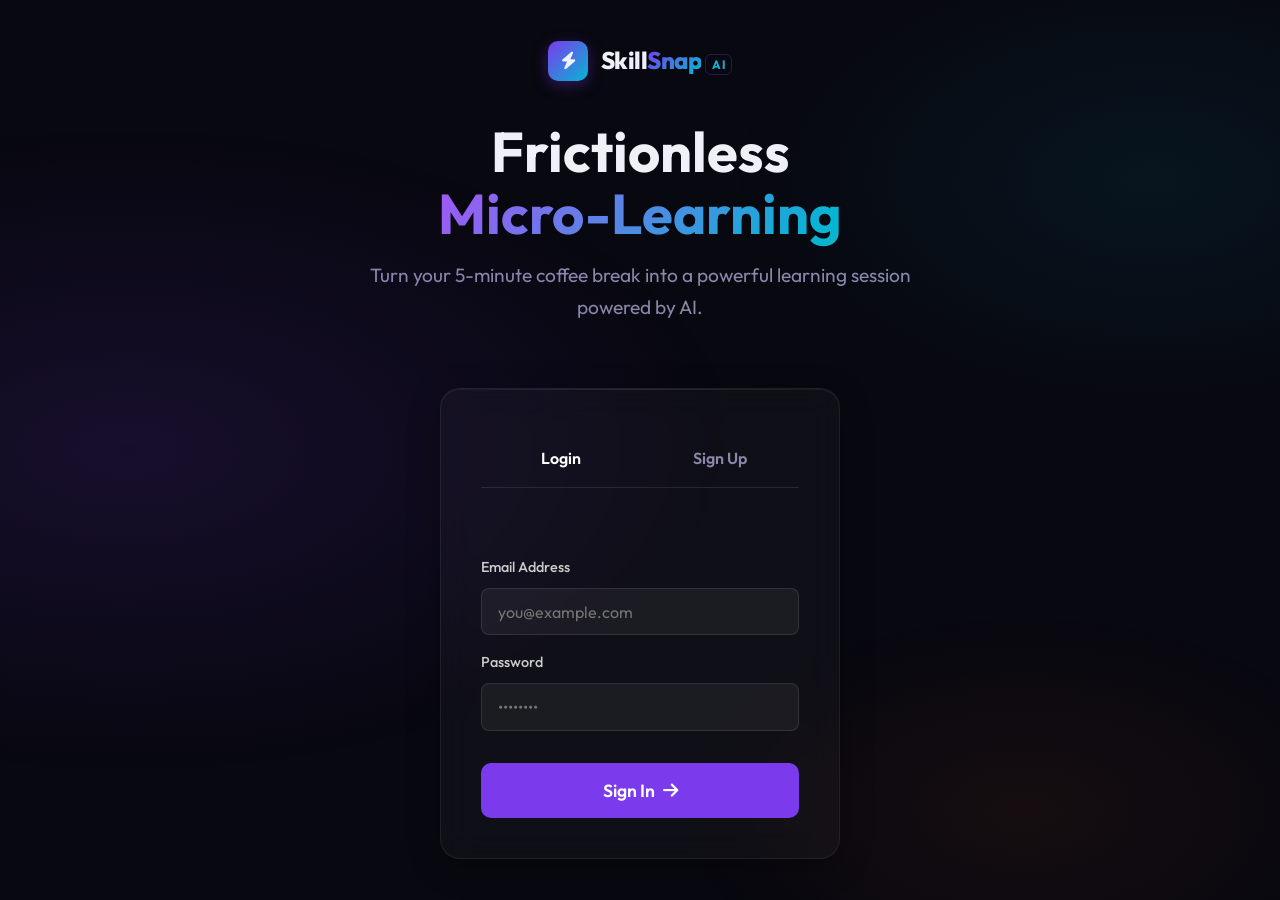
<file: landing.html>
<!DOCTYPE html>
<html lang="en">
<head>
    <meta charset="UTF-8">
    <meta name="viewport" content="width=device-width, initial-scale=1.0">
    <title>Welcome to SkillSnap AI</title>
    <link href="https://fonts.googleapis.com/css2?family=Outfit:wght@300;400;500;600;700;800&display=swap" rel="stylesheet">
    <link rel="stylesheet" href="https://cdnjs.cloudflare.com/ajax/libs/font-awesome/6.5.0/css/all.min.css">
    <link rel="stylesheet" href="static/style.css">
    <script>
        window.API_URL = 'https://skillsnap-backend-jfb2.onrender.com';
    </script>
    <style>
        /* Specific Landing Page Styles Overrides */
        body { overflow-x: hidden; }
        .landing-container { display: flex; flex-direction: column; min-height: 100vh; align-items: center; justify-content: center; padding: 2rem; }
        .landing-hero { text-align: center; max-width: 600px; margin-bottom: 2rem; }
        .landing-hero h1 { font-size: 3.5rem; margin-bottom: 1rem; line-height: 1.1; }
        .landing-hero p { font-size: 1.2rem; color: var(--text-muted); margin-bottom: 2rem; }
        
        .auth-container { width: 100%; max-width: 400px; }
        .auth-card { padding: 2.5rem; position: relative; overflow: hidden; }
        .auth-tabs { display: flex; margin-bottom: 2rem; border-bottom: 1px solid rgba(255,255,255,0.1); }
        .auth-tab { flex: 1; text-align: center; padding: 1rem; cursor: pointer; color: var(--text-muted); font-weight: 600; transition: all 0.3s ease; }
        .auth-tab.active { color: white; border-bottom: 2px solid var(--accent-purple); }
        
        .auth-form { display: none; flex-direction: column; gap: 1rem; }
        .auth-form.active { display: flex; }
        
        .form-group { display: flex; flex-direction: column; gap: 0.5rem; text-align: left; }
        .form-group label { font-size: 0.9rem; font-weight: 500; color: #ccc; }
        .form-group input { padding: 0.8rem 1rem; border-radius: 8px; border: 1px solid rgba(255,255,255,0.1); background: rgba(255,255,255,0.05); color: white; font-family: 'Outfit'; font-size: 1rem; outline: none; transition: border-color 0.3s; }
        .form-group input:focus { border-color: var(--accent-purple); }
        
        .auth-btn { margin-top: 1rem; padding: 1rem; font-size: 1.1rem; justify-content: center; width: 100%; }
        .auth-error { color: var(--accent-red); font-size: 0.9rem; text-align: center; min-height: 20px; }
    </style>
</head>
<body>
    <div id="toast-container" class="toast-container"></div>
    
    <div class="landing-container">
        <div class="logo mb-4" style="font-size: 1.5rem; justify-content: center; width: 100%;">
            <div class="logo-icon"><i class="fa-solid fa-bolt"></i></div>
            <span>Skill<span class="text-gradient">Snap</span> <span class="logo-ai">AI</span></span>
        </div>

        <div class="landing-hero">
            <h1>Frictionless<br><span class="text-gradient-anim">Micro-Learning</span></h1>
            <p>Turn your 5-minute coffee break into a powerful learning session powered by AI.</p>
        </div>

        <div class="auth-container">
            <div class="auth-card glass-panel">
                <div class="auth-tabs">
                    <div class="auth-tab active" id="tab-login">Login</div>
                    <div class="auth-tab" id="tab-register">Sign Up</div>
                </div>

                <!-- LOGIN FORM -->
                <form id="login-form" class="auth-form active">
                    <div class="auth-error" id="login-error"></div>
                    <div class="form-group">
                        <label>Email Address</label>
                        <input type="email" id="login-email" required placeholder="you@example.com">
                    </div>
                    <div class="form-group">
                        <label>Password</label>
                        <input type="password" id="login-password" required placeholder="••••••••">
                    </div>
                    <button type="submit" class="primary-btn auth-btn">
                        Sign In <i class="fa-solid fa-arrow-right"></i>
                    </button>
                </form>

                <!-- REGISTER FORM -->
                <form id="register-form" class="auth-form">
                    <div class="auth-error" id="register-error"></div>
                    <div class="form-group">
                        <label>Full Name</label>
                        <input type="text" id="register-name" required placeholder="John Doe">
                    </div>
                    <div class="form-group">
                        <label>Email Address</label>
                        <input type="email" id="register-email" required placeholder="you@example.com">
                    </div>
                    <div class="form-group">
                        <label>Password</label>
                        <input type="password" id="register-password" required placeholder="••••••••" minlength="6">
                    </div>
                    <button type="submit" class="primary-btn auth-btn">
                        Create Account <i class="fa-solid fa-user-plus"></i>
                    </button>
                </form>
            </div>
        </div>
    </div>

    <script src="static/landing.js"></script>
</body>
</html>
</file>
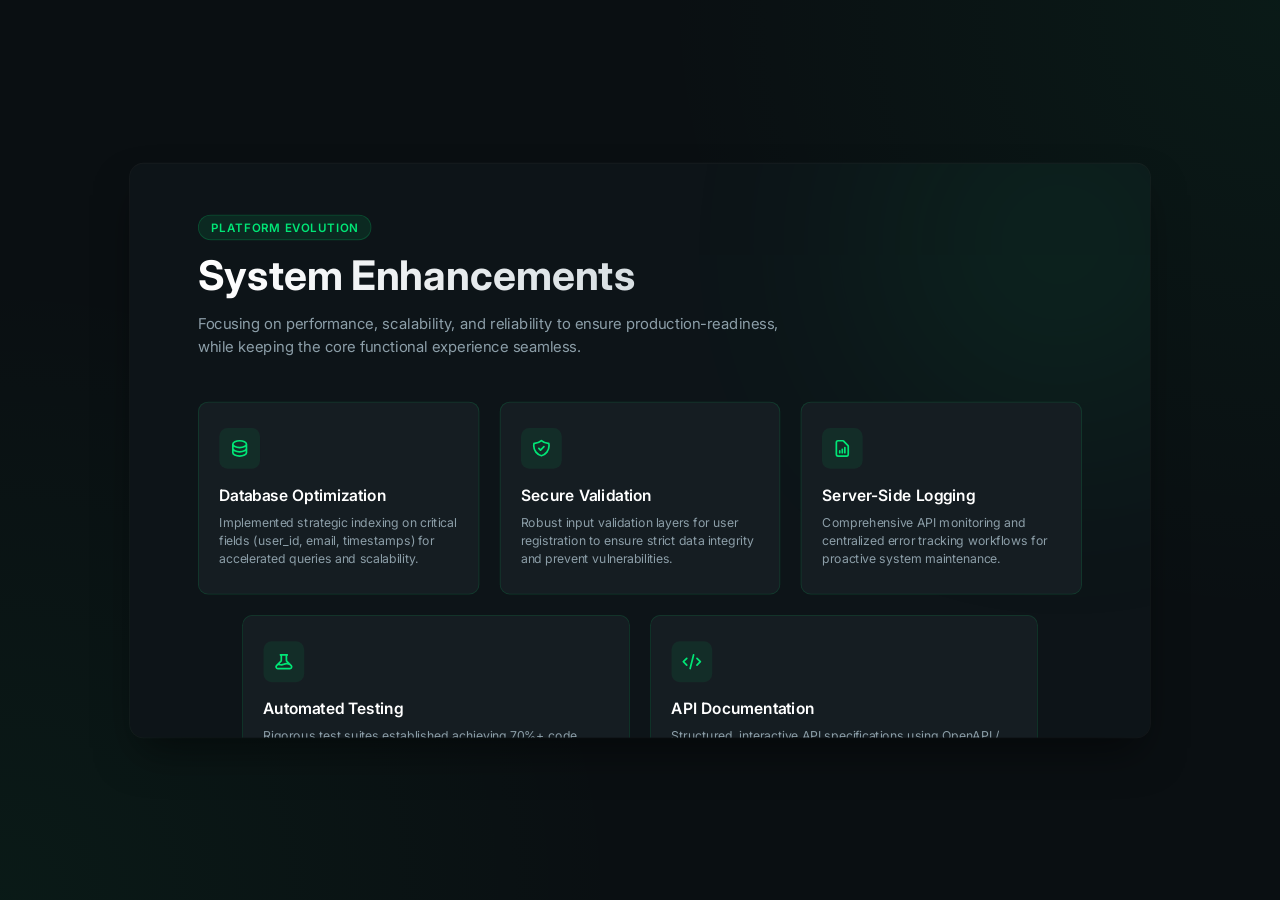
<file: slide.html>
<!DOCTYPE html>
<html lang="en">
<head>
    <meta charset="UTF-8">
    <meta name="viewport" content="width=device-width, initial-scale=1.0">
    <title>System Enhancements - SkillSnap AI</title>
    <link href="https://fonts.googleapis.com/css2?family=Inter:wght@300;400;500;600;700&display=swap" rel="stylesheet">
    <style>
        :root {
            --bg-dark: #0a0f12;
            --bg-card: #151d22;
            --primary-green: #00e676;
            --gradient-start: #00e676;
            --gradient-end: #00a152;
            --text-main: #f0f4f8;
            --text-muted: #8c9ea8;
            --border-color: rgba(0, 230, 118, 0.15);
        }

        * {
            margin: 0;
            padding: 0;
            box-sizing: border-box;
            font-family: 'Inter', sans-serif;
        }

        body {
            background-color: var(--bg-dark);
            color: var(--text-main);
            display: flex;
            justify-content: center;
            align-items: center;
            height: 100vh;
            overflow: hidden;
            background: radial-gradient(circle at top right, rgba(0, 230, 118, 0.05), transparent 40%),
                        radial-gradient(circle at bottom left, rgba(0, 230, 118, 0.05), transparent 40%);
            background-color: var(--bg-dark);
        }

        .slide-container {
            width: 1200px;
            height: 675px; /* 16:9 aspect ratio */
            background-color: #0d1418;
            border-radius: 16px;
            box-shadow: 0 25px 50px -12px rgba(0, 0, 0, 0.5), 0 0 0 1px rgba(255,255,255,0.05);
            padding: 60px 80px;
            display: flex;
            flex-direction: column;
            position: relative;
            overflow: hidden;
        }

        /* Ambient glowing orb */
        .glow-orb {
            position: absolute;
            width: 400px;
            height: 400px;
            background: linear-gradient(135deg, var(--gradient-start), var(--gradient-end));
            filter: blur(150px);
            opacity: 0.12;
            border-radius: 50%;
            top: -100px;
            right: -100px;
            z-index: 0;
            pointer-events: none;
        }

        .header {
            position: relative;
            z-index: 1;
            margin-bottom: 50px;
        }

        .badge {
            display: inline-block;
            padding: 6px 14px;
            background: rgba(0, 230, 118, 0.1);
            color: var(--primary-green);
            border-radius: 20px;
            font-size: 0.85rem;
            font-weight: 600;
            letter-spacing: 1px;
            text-transform: uppercase;
            margin-bottom: 16px;
            border: 1px solid rgba(0, 230, 118, 0.2);
        }

        .title {
            font-size: 3rem;
            font-weight: 700;
            line-height: 1.1;
            margin-bottom: 15px;
            background: linear-gradient(to right, #ffffff, #b0bec5);
            -webkit-background-clip: text;
            -webkit-text-fill-color: transparent;
        }

        .subtitle {
            font-size: 1.1rem;
            color: var(--text-muted);
            max-width: 700px;
            line-height: 1.6;
            font-weight: 400;
        }

        .content-grid {
            display: flex;
            flex-wrap: wrap;
            gap: 24px;
            justify-content: center;
            position: relative;
            z-index: 1;
        }

        .card {
            background-color: var(--bg-card);
            border: 1px solid var(--border-color);
            border-radius: 12px;
            padding: 30px 24px;
            transition: transform 0.3s ease, box-shadow 0.3s ease, border-color 0.3s ease;
            position: relative;
            overflow: hidden;
            width: calc(33.333% - 16px);
        }

        .card.bottom-row {
            width: calc(45% - 12px);
        }

        .card::before {
            content: '';
            position: absolute;
            top: 0;
            left: 0;
            width: 100%;
            height: 3px;
            background: linear-gradient(90deg, var(--gradient-start), var(--gradient-end));
            opacity: 0;
            transition: opacity 0.3s ease;
        }

        .card:hover {
            transform: translateY(-5px);
            box-shadow: 0 10px 30px -10px rgba(0, 230, 118, 0.1);
            border-color: rgba(0, 230, 118, 0.3);
        }

        .card:hover::before {
            opacity: 1;
        }

        .card-icon {
            width: 48px;
            height: 48px;
            border-radius: 10px;
            background: rgba(0, 230, 118, 0.08);
            display: flex;
            align-items: center;
            justify-content: center;
            margin-bottom: 20px;
            color: var(--primary-green);
        }

        .card-icon svg {
            width: 24px;
            height: 24px;
            stroke-width: 2;
        }

        .card-title {
            font-size: 1.15rem;
            font-weight: 600;
            margin-bottom: 10px;
            color: #ffffff;
        }

        .card-desc {
            font-size: 0.9rem;
            color: var(--text-muted);
            line-height: 1.5;
        }

        .footer {
            margin-top: auto;
            display: flex;
            justify-content: space-between;
            align-items: center;
            padding-top: 20px;
            border-top: 1px solid rgba(255,255,255,0.05);
            position: relative;
            z-index: 1;
        }

        .footer-logo {
            display: flex;
            align-items: center;
            gap: 8px;
            font-weight: 600;
            font-size: 1.1rem;
            color: #ffffff;
        }

        .footer-logo span {
            color: var(--primary-green);
        }

        .ready-badge {
            display: flex;
            align-items: center;
            gap: 8px;
            font-size: 0.85rem;
            color: var(--text-muted);
        }

        .ready-dot {
            width: 8px;
            height: 8px;
            background-color: var(--primary-green);
            border-radius: 50%;
            box-shadow: 0 0 10px rgba(0, 230, 118, 0.6);
            animation: pulse 2s infinite;
        }

        @keyframes pulse {
            0% { box-shadow: 0 0 0 0 rgba(0, 230, 118, 0.4); }
            70% { box-shadow: 0 0 0 6px rgba(0, 230, 118, 0); }
            100% { box-shadow: 0 0 0 0 rgba(0, 230, 118, 0); }
        }

        /* Responsive scaling */
        @media (max-width: 1300px) {
            .slide-container {
                transform: scale(0.85);
            }
        }
        @media (max-width: 1000px) {
            .slide-container {
                transform: scale(0.7);
            }
        }
    </style>
</head>
<body>

    <div class="slide-container">
        <div class="glow-orb"></div>

        <div class="header">
            <div class="badge">Platform Evolution</div>
            <h1 class="title">System Enhancements</h1>
            <p class="subtitle">Focusing on performance, scalability, and reliability to ensure production-readiness, while keeping the core functional experience seamless.</p>
        </div>

        <div class="content-grid">
            <!-- Item 1 -->
            <div class="card">
                <div class="card-icon">
                    <svg xmlns="http://www.w3.org/2000/svg" fill="none" viewBox="0 0 24 24" stroke="currentColor">
                        <path stroke-linecap="round" stroke-linejoin="round" d="M4 7v10c0 2.21 3.582 4 8 4s8-1.79 8-4V7M4 7c0 2.21 3.582 4 8 4s8-1.79 8-4M4 7c0-2.21 3.582-4 8-4s8 1.79 8 4m0 5c0 2.21-3.582 4-8 4s-8-1.79-8-4" />
                    </svg>
                </div>
                <h3 class="card-title">Database Optimization</h3>
                <p class="card-desc">Implemented strategic indexing on critical fields (user_id, email, timestamps) for accelerated queries and scalability.</p>
            </div>

            <!-- Item 2 -->
            <div class="card">
                <div class="card-icon">
                    <svg xmlns="http://www.w3.org/2000/svg" fill="none" viewBox="0 0 24 24" stroke="currentColor">
                        <path stroke-linecap="round" stroke-linejoin="round" d="M9 12l2 2 4-4m5.618-4.016A11.955 11.955 0 0112 2.944a11.955 11.955 0 01-8.618 3.04A12.02 12.02 0 003 9c0 5.591 3.824 10.29 9 11.622 5.176-1.332 9-6.03 9-11.622 0-1.042-.133-2.052-.382-3.016z" />
                    </svg>
                </div>
                <h3 class="card-title">Secure Validation</h3>
                <p class="card-desc">Robust input validation layers for user registration to ensure strict data integrity and prevent vulnerabilities.</p>
            </div>

            <!-- Item 3 -->
            <div class="card">
                <div class="card-icon">
                    <svg xmlns="http://www.w3.org/2000/svg" fill="none" viewBox="0 0 24 24" stroke="currentColor">
                        <path stroke-linecap="round" stroke-linejoin="round" d="M9 17v-2m3 2v-4m3 4v-6m2 10H7a2 2 0 01-2-2V5a2 2 0 012-2h5.586a1 1 0 01.707.293l5.414 5.414a1 1 0 01.293.707V19a2 2 0 01-2 2z" />
                    </svg>
                </div>
                <h3 class="card-title">Server-Side Logging</h3>
                <p class="card-desc">Comprehensive API monitoring and centralized error tracking workflows for proactive system maintenance.</p>
            </div>

            <!-- Item 4 -->
            <div class="card bottom-row">
                <div class="card-icon">
                    <svg xmlns="http://www.w3.org/2000/svg" fill="none" viewBox="0 0 24 24" stroke="currentColor">
                        <path stroke-linecap="round" stroke-linejoin="round" d="M19.428 15.428a2 2 0 00-1.022-.547l-2.387-.477a6 6 0 00-3.86.517l-.318.158a6 6 0 01-3.86.517L6.05 15.21a2 2 0 00-1.806.547M8 4h8l-1 1v5.172a2 2 0 00.586 1.414l5 5c1.26 1.26.367 3.414-1.415 3.414H4.828c-1.782 0-2.674-2.154-1.414-3.414l5-5A2 2 0 009 10.172V5L8 4z" />
                    </svg>
                </div>
                <h3 class="card-title">Automated Testing</h3>
                <p class="card-desc">Rigorous test suites established achieving 70%+ code coverage to automatically prevent potential regressions.</p>
            </div>

            <!-- Item 5 -->
            <div class="card bottom-row">
                <div class="card-icon">
                    <svg xmlns="http://www.w3.org/2000/svg" fill="none" viewBox="0 0 24 24" stroke="currentColor">
                        <path stroke-linecap="round" stroke-linejoin="round" d="M10 20l4-16m4 4l4 4-4 4M6 16l-4-4 4-4" />
                    </svg>
                </div>
                <h3 class="card-title">API Documentation</h3>
                <p class="card-desc">Structured, interactive API specifications using OpenAPI / Swagger for seamless developer integration and discovery.</p>
            </div>
        </div>

        <div class="footer">
            <div class="footer-logo">SkillSnap <span>AI</span></div>
            <div class="ready-badge">
                <div class="ready-dot"></div>
                Production Ready
            </div>
        </div>
    </div>

</body>
</html>
</file>
<file: static/style.css>
/* ============================================================
   SKILLSNAP AI — Premium Dark Design System
   ============================================================ */

@import url('https://fonts.googleapis.com/css2?family=Outfit:wght@300;400;500;600;700;800&display=swap');

:root {
    /* Colors */
    --bg-main: #080810;
    --bg-secondary: #0e0e1a;
    --bg-card: rgba(255,255,255,0.03);
    --border-glass: rgba(255,255,255,0.07);
    --border-accent: rgba(109,40,217,0.35);

    --text-main: #f0f0f8;
    --text-muted: #8888aa;
    --text-dim: #555570;

    --accent: #7c3aed;
    --accent-hover: #8b5cf6;
    --accent-glow: rgba(124,58,237,0.35);
    --accent-cyan: #06b6d4;
    --accent-orange: #f97316;
    --accent-green: #10b981;
    --accent-red: #ef4444;

    /* Radius */
    --r-xl: 20px;
    --r-lg: 16px;
    --r-md: 10px;
    --r-sm: 6px;

    /* Transitions */
    --t: all 0.3s cubic-bezier(0.25,0.8,0.25,1);
    --t-fast: all 0.15s ease;
}

/* ==================== RESET & BASE ==================== */
*, *::before, *::after { margin:0; padding:0; box-sizing:border-box; }

body {
    font-family: 'Outfit', sans-serif;
    background-color: var(--bg-main);
    color: var(--text-main);
    line-height: 1.65;
    overflow-x: hidden;
    min-height: 100vh;
}

/* Animated mesh background */
body::before {
    content: '';
    position: fixed;
    inset: 0;
    background:
        radial-gradient(ellipse 80% 60% at 10% 50%, rgba(124,58,237,0.13) 0%, transparent 60%),
        radial-gradient(ellipse 60% 50% at 90% 20%, rgba(6,182,212,0.08) 0%, transparent 55%),
        radial-gradient(ellipse 50% 40% at 80% 90%, rgba(249,115,22,0.06) 0%, transparent 55%);
    pointer-events: none;
    z-index: 0;
}

/* ==================== TYPOGRAPHY ==================== */
h1,h2,h3,h4 { line-height:1.2; font-weight:700; }
h1 { font-size: clamp(1.8rem, 3vw, 2.6rem); }
h2 { font-size: clamp(1.3rem, 2.5vw, 2rem); }

.text-gradient {
    background: linear-gradient(135deg, #7c3aed, #06b6d4);
    -webkit-background-clip: text;
    -webkit-text-fill-color: transparent;
    background-clip: text;
}

.text-gradient-anim {
    background: linear-gradient(135deg, #a855f7, #06b6d4, #f97316);
    background-size: 200% auto;
    -webkit-background-clip: text;
    -webkit-text-fill-color: transparent;
    background-clip: text;
    animation: shimmer-text 4s linear infinite;
}

@keyframes shimmer-text {
    to { background-position: 200% center; }
}

.text-accent { color: var(--accent-cyan); }
.text-orange { color: var(--accent-orange); }
.text-green { color: var(--accent-green); }

/* ==================== UTILS ==================== */
.mt-4 { margin-top: 1.5rem; }
.mt-2 { margin-top: 0.75rem; }
.p-lg { padding: 2.5rem; }
.w-full { width: 100%; }
.text-center { text-align: center; }
.flex-between { display:flex; justify-content:space-between; }
.align-center { align-items:center; }
.hidden { display:none !important; }

/* ==================== LAYOUT ==================== */
.app-container {
    display: flex;
    min-height: 100vh;
    position: relative;
    z-index: 1;
}

/* ==================== SIDEBAR ==================== */
.sidebar {
    width: 270px;
    min-width: 270px;
    background: var(--bg-secondary);
    border-right: 1px solid var(--border-glass);
    padding: 2rem 1.5rem;
    display: flex;
    flex-direction: column;
    position: sticky;
    top: 0;
    height: 100vh;
    overflow-y: auto;
}

.logo {
    display: flex;
    align-items: center;
    gap: 0.8rem;
    font-size: 1.4rem;
    font-weight: 800;
    margin-bottom: 2.5rem;
    letter-spacing: -0.02em;
}

.logo-icon {
    width: 40px;
    height: 40px;
    background: linear-gradient(135deg, var(--accent), var(--accent-cyan));
    border-radius: var(--r-md);
    display: flex;
    align-items: center;
    justify-content: center;
    font-size: 1.1rem;
    box-shadow: 0 4px 15px var(--accent-glow);
}

.logo-ai {
    background: linear-gradient(135deg, var(--accent), var(--accent-cyan));
    -webkit-background-clip: text;
    -webkit-text-fill-color: transparent;
    background-clip: text;
    font-size: 1rem;
    font-weight: 600;
    padding: 2px 6px;
    border: 1px solid var(--border-accent);
    -webkit-text-fill-color: initial;
    color: var(--accent-cyan);
    border-radius: var(--r-sm);
    font-size: 0.75rem;
    letter-spacing: 0.05em;
}

.nav-links {
    list-style: none;
    display: flex;
    flex-direction: column;
    gap: 0.4rem;
    flex: 1;
}

.nav-links li {
    padding: 0.85rem 1rem;
    border-radius: var(--r-md);
    cursor: pointer;
    font-weight: 500;
    font-size: 0.95rem;
    color: var(--text-muted);
    transition: var(--t);
    display: flex;
    align-items: center;
    gap: 0.75rem;
    position: relative;
    overflow: hidden;
}

.nav-links li::after {
    content: '';
    position: absolute;
    left: 0;
    top: 20%;
    bottom: 20%;
    width: 3px;
    background: linear-gradient(to bottom, var(--accent), var(--accent-cyan));
    border-radius: 0 2px 2px 0;
    transform: scaleY(0);
    transition: var(--t);
}

.nav-links li:hover {
    background: rgba(255,255,255,0.04);
    color: var(--text-main);
}

.nav-links li.active {
    background: linear-gradient(135deg, rgba(124,58,237,0.15), rgba(6,182,212,0.07));
    color: var(--text-main);
    border: 1px solid rgba(124,58,237,0.2);
}

.nav-links li.active::after { transform: scaleY(1); }
.nav-links li.active i { color: var(--accent); }

.sidebar-footer {
    margin-top: auto;
    padding-top: 1.5rem;
    border-top: 1px solid var(--border-glass);
}

.user-badge {
    display: flex;
    align-items: center;
    gap: 0.8rem;
}

.user-avatar {
    width: 38px;
    height: 38px;
    border-radius: 50%;
    background: linear-gradient(135deg, var(--accent), var(--accent-cyan));
    display: flex;
    align-items: center;
    justify-content: center;
    font-size: 0.9rem;
    flex-shrink: 0;
}

.user-name { display: block; font-weight: 600; font-size: 0.9rem; }
.user-role { display: block; font-size: 0.75rem; color: var(--text-muted); }

/* ==================== MAIN CONTENT ==================== */
.main-content {
    flex: 1;
    padding: 3rem 3.5rem;
    max-width: 1100px;
    min-width: 0;
}

.view-section {
    animation: viewIn 0.4s ease-out forwards;
}

@keyframes viewIn {
    from { opacity:0; transform:translateY(14px); }
    to { opacity:1; transform:translateY(0); }
}

/* ==================== HERO HEADER ==================== */
.hero-header {
    margin-bottom: 2.5rem;
}

.hero-badge {
    display: inline-flex;
    align-items: center;
    gap: 0.4rem;
    background: rgba(124,58,237,0.12);
    border: 1px solid rgba(124,58,237,0.25);
    color: #a78bfa;
    font-size: 0.8rem;
    font-weight: 600;
    padding: 0.35rem 0.85rem;
    border-radius: 20px;
    margin-bottom: 1rem;
    letter-spacing: 0.04em;
    text-transform: uppercase;
}

.hero-header h1 {
    margin-bottom: 0.5rem;
    line-height: 1.15;
}

.hero-header p {
    color: var(--text-muted);
    font-size: 1.1rem;
    max-width: 560px;
}

/* ==================== GLASS PANELS ==================== */
.glass-panel {
    background: var(--bg-card);
    backdrop-filter: blur(16px);
    -webkit-backdrop-filter: blur(16px);
    border: 1px solid var(--border-glass);
    border-radius: var(--r-xl);
    padding: 2rem;
    box-shadow: 0 8px 32px rgba(0,0,0,0.3), inset 0 1px 0 rgba(255,255,255,0.04);
    position: relative;
    overflow: hidden;
}

.glass-panel::before {
    content: '';
    position: absolute;
    top: 0; left: 0; right: 0;
    height: 1px;
    background: linear-gradient(90deg, transparent, rgba(255,255,255,0.07), transparent);
}

/* ==================== SETUP CARD ==================== */
.setup-step {
    margin-bottom: 1.75rem;
}

.step-label {
    font-size: 1rem;
    font-weight: 600;
    margin-bottom: 0.85rem;
    display: flex;
    align-items: center;
    gap: 0.6rem;
    color: var(--text-main);
}

.step-num {
    width: 26px;
    height: 26px;
    background: linear-gradient(135deg, var(--accent), var(--accent-cyan));
    color: white;
    border-radius: 50%;
    display: inline-flex;
    align-items: center;
    justify-content: center;
    font-size: 0.8rem;
    font-weight: 700;
    flex-shrink: 0;
}

/* Time Selector */
.time-selector {
    display: flex;
    gap: 1rem;
}

.time-btn {
    flex: 1;
    padding: 1rem 0.75rem;
    background: transparent;
    border: 1px solid var(--border-glass);
    border-radius: var(--r-lg);
    color: var(--text-muted);
    font-family: inherit;
    cursor: pointer;
    transition: var(--t);
    display: flex;
    flex-direction: column;
    align-items: center;
    gap: 0.35rem;
}

.time-btn i { font-size: 1.3rem; }
.time-btn .time-value { font-size: 1.8rem; font-weight: 800; line-height: 1; }
.time-btn .time-unit { font-size: 0.75rem; color: var(--text-muted); }

.time-btn:hover {
    border-color: rgba(124,58,237,0.5);
    background: rgba(124,58,237,0.06);
    color: var(--text-main);
}

.time-btn.active {
    background: linear-gradient(135deg, rgba(124,58,237,0.25), rgba(6,182,212,0.1));
    border-color: var(--accent);
    color: var(--text-main);
    box-shadow: 0 0 20px var(--accent-glow);
}

.time-btn.active .time-value { color: #a78bfa; }

/* Topic Input */
.topic-input-group {
    position: relative;
    display: flex;
    align-items: center;
    gap: 0.5rem;
}

.input-icon {
    position: absolute;
    left: 1rem;
    color: var(--text-muted);
    z-index: 1;
}

.topic-input-group input {
    flex: 1;
    padding: 1rem 1rem 1rem 2.8rem;
    background: rgba(0,0,0,0.25);
    border: 1px solid var(--border-glass);
    border-radius: var(--r-md);
    color: var(--text-main);
    font-family: inherit;
    font-size: 1rem;
    transition: var(--t);
}

.topic-input-group input:focus {
    outline: none;
    border-color: var(--accent);
    box-shadow: 0 0 0 3px rgba(124,58,237,0.15);
}

.topic-input-group input::placeholder { color: var(--text-dim); }

.mic-input-btn {
    width: 46px;
    height: 46px;
    border-radius: 50%;
    background: rgba(124,58,237,0.1);
    border: 1px solid rgba(124,58,237,0.25);
    color: var(--accent);
    cursor: pointer;
    display: flex;
    align-items: center;
    justify-content: center;
    transition: var(--t);
    flex-shrink: 0;
}

.mic-input-btn:hover {
    background: rgba(124,58,237,0.2);
    box-shadow: 0 0 12px var(--accent-glow);
}

.mic-input-btn.recording {
    background: rgba(239,68,68,0.2);
    border-color: var(--accent-red);
    color: var(--accent-red);
    animation: pulseRed 1.2s infinite;
}

/* Language Selector */
.lang-selector {
    display: flex;
    gap: 0.75rem;
    flex-wrap: wrap;
}

.lang-btn {
    padding: 0.6rem 1.1rem;
    background: transparent;
    border: 1px solid var(--border-glass);
    border-radius: 20px;
    color: var(--text-muted);
    font-family: inherit;
    font-size: 0.9rem;
    cursor: pointer;
    transition: var(--t);
    font-weight: 500;
}

.lang-btn:hover {
    border-color: rgba(6,182,212,0.4);
    color: var(--text-main);
}

.lang-btn.active {
    background: rgba(6,182,212,0.12);
    border-color: var(--accent-cyan);
    color: var(--accent-cyan);
}

/* Generate Button */
.generate-btn {
    width: 100%;
    padding: 1.1rem;
    font-size: 1.05rem;
    margin-top: 0.5rem;
    justify-content: center;
    gap: 0.75rem;
    background: linear-gradient(135deg, var(--accent), #4f46e5);
    border-radius: var(--r-md);
    position: relative;
    overflow: hidden;
}

.generate-btn::after {
    content: '';
    position: absolute;
    inset: 0;
    background: linear-gradient(135deg, var(--accent-hover), var(--accent-cyan));
    opacity: 0;
    transition: opacity 0.3s;
}

.generate-btn:hover::after { opacity: 1; }
.generate-btn:hover { transform: translateY(-2px); box-shadow: 0 8px 25px var(--accent-glow); }
.generate-btn * { position: relative; z-index: 1; }

.btn-arrow {
    margin-left: auto;
    opacity: 0.7;
    transition: var(--t);
}

.generate-btn:hover .btn-arrow {
    transform: translateX(4px);
    opacity: 1;
}

/* ==================== INFO CARDS ==================== */
.info-cards {
    display: grid;
    grid-template-columns: repeat(4, 1fr);
    gap: 1rem;
    margin-top: 1.5rem;
}

.info-card {
    background: var(--bg-card);
    border: 1px solid var(--border-glass);
    border-radius: var(--r-md);
    padding: 0.85rem 1rem;
    display: flex;
    align-items: center;
    gap: 0.6rem;
    font-size: 0.82rem;
    color: var(--text-muted);
    transition: var(--t);
}

.info-card i {
    color: var(--accent);
    font-size: 1rem;
    flex-shrink: 0;
}

.info-card:hover {
    border-color: var(--border-accent);
    color: var(--text-main);
    background: rgba(124,58,237,0.05);
}

/* ==================== LOADER ==================== */
.loader-container {
    display: flex;
    flex-direction: column;
    align-items: center;
    justify-content: center;
    min-height: 60vh;
    text-align: center;
    gap: 1rem;
}

.ai-loader {
    position: relative;
    width: 80px;
    height: 80px;
    margin-bottom: 1rem;
}

.loader-ring {
    width: 80px;
    height: 80px;
    border: 3px solid rgba(255,255,255,0.05);
    border-top-color: var(--accent);
    border-right-color: var(--accent-cyan);
    border-radius: 50%;
    animation: spin 1.2s linear infinite;
    position: absolute;
    inset: 0;
}

.loader-core {
    position: absolute;
    inset: 12px;
    background: rgba(124,58,237,0.15);
    border-radius: 50%;
    display: flex;
    align-items: center;
    justify-content: center;
    font-size: 1.4rem;
    color: var(--accent);
    animation: breathe 2s ease-in-out infinite;
}

@keyframes spin { to { transform: rotate(360deg); } }
@keyframes breathe {
    0%,100% { transform:scale(1); opacity:0.8; }
    50% { transform:scale(1.1); opacity:1; }
}

.loader-title {
    font-size: 1.5rem;
    font-weight: 700;
}

.loader-sub { color: var(--text-muted); font-size: 0.95rem; max-width: 360px; }

.dot-anim { animation: dots 1.5s steps(3,end) infinite; }

@keyframes dots {
    0%  { content: '.'; }
    33% { content: '..'; }
    66% { content: '...'; }
}

.loader-steps {
    display: flex;
    flex-direction: column;
    gap: 0.5rem;
    margin-top: 0.5rem;
    align-items: flex-start;
    background: rgba(0,0,0,0.2);
    border: 1px solid var(--border-glass);
    border-radius: var(--r-md);
    padding: 1rem 1.5rem;
}

.loader-step {
    display: flex;
    align-items: center;
    gap: 0.6rem;
    font-size: 0.85rem;
    color: var(--text-muted);
    transition: var(--t);
}

.loader-step.active { color: var(--accent-cyan); }
.loader-step.done { color: var(--accent-green); }

/* ==================== LESSON VIEW ==================== */
.lesson-header {
    display: flex;
    align-items: center;
    gap: 1rem;
    margin-bottom: 1.5rem;
    flex-wrap: wrap;
}

.lesson-meta {
    flex: 1;
    min-width: 0;
}

.lesson-meta h2 {
    white-space: nowrap;
    overflow: hidden;
    text-overflow: ellipsis;
}

.lesson-lang-badge {
    display: inline-block;
    font-size: 0.72rem;
    font-weight: 600;
    color: var(--accent-cyan);
    background: rgba(6,182,212,0.1);
    border: 1px solid rgba(6,182,212,0.25);
    border-radius: 10px;
    padding: 0.2rem 0.6rem;
    margin-top: 0.25rem;
    letter-spacing: 0.05em;
    text-transform: uppercase;
}

.back-btn {
    background: var(--bg-card);
    border: 1px solid var(--border-glass);
    color: var(--text-muted);
    cursor: pointer;
    font-family: inherit;
    font-size: 0.9rem;
    display: flex;
    align-items: center;
    gap: 0.5rem;
    padding: 0.6rem 1rem;
    border-radius: var(--r-md);
    transition: var(--t);
    flex-shrink: 0;
}

.back-btn:hover { color: var(--text-main); border-color: var(--border-accent); }

.lesson-actions { display: flex; gap: 0.5rem; flex-shrink: 0; }

/* Lesson content HTML rendering */
.lesson-content { font-size: 1.05rem; line-height: 1.85; }

#lesson-body h3 {
    color: var(--accent-cyan);
    margin: 1.8rem 0 0.75rem;
    font-size: 1.1rem;
    display: flex;
    align-items: center;
    gap: 0.5rem;
}

#lesson-body h3:first-child { margin-top: 0; }
#lesson-body p { margin-bottom: 1rem; color: var(--text-main); }
#lesson-body ul { list-style: none; display: flex; flex-direction: column; gap: 0.5rem; margin-bottom: 1rem; }
#lesson-body li {
    padding: 0.6rem 0.8rem 0.6rem 1.2rem;
    background: rgba(6,182,212,0.05);
    border-left: 3px solid var(--accent-cyan);
    border-radius: 0 var(--r-sm) var(--r-sm) 0;
}

/* Doubt Section */
.doubt-section { }

.doubt-header { margin-bottom: 1rem; }
.doubt-header h3 { font-size: 1rem; margin-bottom: 0.25rem; display: flex; align-items: center; gap: 0.5rem; }
.doubt-header p { font-size: 0.85rem; color: var(--text-muted); }

.voice-input-group {
    display: flex;
    gap: 0.6rem;
    align-items: center;
}

.voice-input-group input {
    flex: 1;
    padding: 0.85rem 1rem;
    background: rgba(0,0,0,0.25);
    border: 1px solid var(--border-glass);
    border-radius: var(--r-md);
    color: var(--text-main);
    font-family: inherit;
    font-size: 0.95rem;
    transition: var(--t);
}

.voice-input-group input:focus {
    outline: none;
    border-color: var(--accent);
}

.ask-btn { padding: 0.85rem 1.2rem; white-space: nowrap; }

.doubt-answer {
    margin-top: 1rem;
    padding: 1.1rem 1.2rem;
    background: rgba(6,182,212,0.07);
    border-left: 3px solid var(--accent-cyan);
    border-radius: 0 var(--r-md) var(--r-md) 0;
    font-size: 0.95rem;
    line-height: 1.7;
}

.quiz-cta-btn {
    padding: 1.1rem;
    font-size: 1.05rem;
    background: linear-gradient(135deg, #059669, #0891b2);
    justify-content: center;
    gap: 0.75rem;
}

.quiz-cta-btn:hover {
    background: linear-gradient(135deg, #10b981, #06b6d4);
    transform: translateY(-2px);
    box-shadow: 0 6px 20px rgba(16,185,129,0.3);
}

/* ==================== QUIZ VIEW ==================== */
.quiz-header-info {
    display: flex;
    align-items: center;
    gap: 0.75rem;
}

.quiz-progress-info { color: var(--text-muted); font-size: 0.9rem; }

.quiz-progress-bar-wrap {
    height: 4px;
    background: rgba(255,255,255,0.06);
    border-radius: 2px;
    margin-bottom: 1.5rem;
    overflow: hidden;
}

.quiz-progress-bar {
    height: 100%;
    background: linear-gradient(90deg, var(--accent), var(--accent-cyan));
    border-radius: 2px;
    transition: width 0.5s ease;
    width: 0%;
}

.quiz-question {
    background: var(--bg-card);
    border: 1px solid var(--border-glass);
    border-radius: var(--r-lg);
    padding: 1.5rem;
    margin-bottom: 1.25rem;
    transition: var(--t);
}

.quiz-question:hover { border-color: var(--border-accent); }

.quiz-question h4 {
    margin-bottom: 1.1rem;
    font-size: 1rem;
    line-height: 1.5;
    color: var(--text-main);
}

.options-group { display: flex; flex-direction: column; gap: 0.7rem; }

.option-label {
    display: flex;
    align-items: center;
    gap: 1rem;
    padding: 0.9rem 1.1rem;
    background: rgba(0,0,0,0.2);
    border: 1px solid var(--border-glass);
    border-radius: var(--r-md);
    cursor: pointer;
    transition: var(--t);
    font-size: 0.95rem;
}

.option-label:hover {
    background: rgba(124,58,237,0.08);
    border-color: rgba(124,58,237,0.35);
}

.option-label input[type="radio"] {
    accent-color: var(--accent);
    width: 18px;
    height: 18px;
    flex-shrink: 0;
}

.option-label.correct {
    background: rgba(16,185,129,0.1);
    border-color: var(--accent-green);
    color: var(--accent-green);
}

.option-label.incorrect {
    background: rgba(239,68,68,0.1);
    border-color: var(--accent-red);
    color: var(--accent-red);
}

/* ==================== RESULT VIEW ==================== */
.result-wrapper { max-width: 600px; margin: 0 auto; }

.score-ring-container {
    position: relative;
    width: 160px;
    height: 160px;
    margin: 0 auto;
}

.score-ring {
    width: 160px;
    height: 160px;
    transform: rotate(-90deg);
}

.ring-bg {
    fill: none;
    stroke: rgba(255,255,255,0.06);
    stroke-width: 10;
}

.ring-fill {
    fill: none;
    stroke: url(#ringGradient);
    stroke-width: 10;
    stroke-linecap: round;
    transition: stroke-dasharray 1s ease;
}

.score-inner {
    position: absolute;
    inset: 0;
    display: flex;
    flex-direction: column;
    align-items: center;
    justify-content: center;
}

.score-number {
    font-size: 2.2rem;
    font-weight: 800;
    line-height: 1;
    background: linear-gradient(135deg, var(--accent), var(--accent-cyan));
    -webkit-background-clip: text;
    -webkit-text-fill-color: transparent;
    background-clip: text;
}

.score-label { font-size: 0.75rem; color: var(--text-muted); letter-spacing: 0.08em; }

.result-feedback {
    font-size: 1.2rem;
    color: var(--text-main);
}

.accuracy-bar-wrap { text-align: left; }
.accuracy-bar-label {
    display: flex;
    justify-content: space-between;
    font-size: 0.85rem;
    color: var(--text-muted);
    margin-bottom: 0.5rem;
}

.accuracy-bar-track {
    height: 8px;
    background: rgba(255,255,255,0.07);
    border-radius: 4px;
    overflow: hidden;
}

.accuracy-bar-fill {
    height: 100%;
    background: linear-gradient(90deg, var(--accent), var(--accent-cyan));
    border-radius: 4px;
    width: 0%;
    transition: width 1s ease;
}

.simplification-card {
    background: rgba(249,115,22,0.07);
    border: 1px solid rgba(249,115,22,0.2);
    border-radius: var(--r-lg);
    padding: 1.25rem;
    text-align: left;
}

.simp-header {
    display: flex;
    align-items: center;
    gap: 0.6rem;
    margin-bottom: 0.75rem;
}

.simp-header i { color: var(--accent-orange); font-size: 1.1rem; }
.simp-header h4 { font-size: 0.95rem; }
.simp-text { font-size: 0.9rem; color: var(--text-muted); line-height: 1.7; }

.result-actions {
    display: flex;
    gap: 1rem;
    justify-content: center;
}

/* ==================== BUTTONS ==================== */
.primary-btn {
    background: var(--accent);
    color: white;
    border: none;
    padding: 0.85rem 1.5rem;
    border-radius: var(--r-md);
    font-family: inherit;
    font-weight: 600;
    font-size: 0.95rem;
    cursor: pointer;
    transition: var(--t);
    display: inline-flex;
    align-items: center;
    justify-content: center;
    gap: 0.5rem;
}

.primary-btn:hover {
    background: var(--accent-hover);
    transform: translateY(-2px);
    box-shadow: 0 5px 20px var(--accent-glow);
}

.primary-btn:active { transform: translateY(0); }

.primary-btn.outline {
    background: transparent;
    border: 1px solid var(--accent);
    color: var(--accent);
}

.primary-btn.outline:hover {
    background: rgba(124,58,237,0.1);
    box-shadow: none;
}

.icon-btn {
    background: var(--bg-card);
    border: 1px solid var(--border-glass);
    color: var(--text-main);
    padding: 0.6rem 1rem;
    border-radius: var(--r-sm);
    cursor: pointer;
    font-family: inherit;
    display: inline-flex;
    align-items: center;
    gap: 0.5rem;
    transition: var(--t);
    font-size: 0.9rem;
}

.icon-btn:hover { background: rgba(255,255,255,0.07); border-color: var(--border-accent); }

.tts-btn.playing {
    background: rgba(124,58,237,0.15);
    border-color: var(--accent);
    color: var(--accent);
}

.voice-btn {
    padding: 0.75rem;
    border-radius: 50%;
    width: 44px;
    height: 44px;
}

.voice-btn.recording {
    background: rgba(239,68,68,0.15);
    border-color: var(--accent-red);
    color: var(--accent-red);
    animation: pulseRed 1.2s infinite;
}

@keyframes pulseRed {
    0% { box-shadow: 0 0 0 0 rgba(239,68,68,0.5); }
    70% { box-shadow: 0 0 0 10px rgba(239,68,68,0); }
    100% { box-shadow: 0 0 0 0 rgba(239,68,68,0); }
}

/* ==================== DASHBOARD: STUDENT ==================== */
.stats-grid {
    display: grid;
    grid-template-columns: repeat(4, 1fr);
    gap: 1rem;
    margin-top: 0;
}

.stat-card {
    display: flex;
    align-items: center;
    gap: 1.1rem;
    padding: 1.5rem;
    border-radius: var(--r-lg);
    transition: var(--t);
    position: relative;
    overflow: hidden;
}

.stat-card:hover { transform: translateY(-3px); border-color: var(--border-accent); }

.stat-icon {
    width: 52px;
    height: 52px;
    border-radius: var(--r-md);
    display: flex;
    align-items: center;
    justify-content: center;
    font-size: 1.3rem;
    flex-shrink: 0;
}

.stat-icon-time { background: rgba(124,58,237,0.15); color: var(--accent); }
.stat-icon-accuracy { background: rgba(6,182,212,0.15); color: var(--accent-cyan); }
.stat-icon-brain { background: rgba(16,185,129,0.15); color: var(--accent-green); }
.stat-icon-streak { background: rgba(249,115,22,0.15); color: var(--accent-orange); }
.stat-icon-students { background: rgba(124,58,237,0.15); color: var(--accent); }

.stat-num {
    font-size: 2rem;
    font-weight: 800;
    line-height: 1;
    margin-bottom: 0.2rem;
}

.stat-info p { color: var(--text-muted); font-size: 0.82rem; }

.stat-trend {
    position: absolute;
    top: 1rem;
    right: 1rem;
    font-size: 0.8rem;
    padding: 0.2rem 0.5rem;
    border-radius: 10px;
}

.stat-trend.up { background: rgba(16,185,129,0.12); color: var(--accent-green); }

.streak-badge {
    background: rgba(249,115,22,0.1);
    border: 1px solid rgba(249,115,22,0.3);
    padding: 0.6rem 1.2rem;
    border-radius: 20px;
    font-weight: 700;
    color: var(--accent-orange);
    display: flex;
    align-items: center;
    gap: 0.5rem;
    font-size: 0.95rem;
}

.teacher-badge {
    background: rgba(6,182,212,0.1);
    border: 1px solid rgba(6,182,212,0.3);
    padding: 0.6rem 1.2rem;
    border-radius: 20px;
    font-weight: 700;
    color: var(--accent-cyan);
    display: flex;
    align-items: center;
    gap: 0.5rem;
    font-size: 0.95rem;
}

.dashboard-grid {
    display: grid;
    grid-template-columns: 3fr 2fr;
    gap: 1.5rem;
}

.chart-container { }

.chart-header {
    margin-bottom: 1.25rem;
}

.chart-header h3 {
    font-size: 1rem;
    display: flex;
    align-items: center;
    gap: 0.5rem;
}

.topics-panel { }

.topic-list {
    list-style: none;
    display: flex;
    flex-direction: column;
    gap: 0.5rem;
    margin-top: 0.75rem;
}

.topic-list li {
    padding: 0.65rem 1rem;
    background: rgba(0,0,0,0.2);
    border-radius: var(--r-sm);
    font-size: 0.88rem;
    display: flex;
    align-items: center;
    gap: 0.6rem;
    border: 1px solid transparent;
    transition: var(--t);
}

.weak-list li { border-color: rgba(249,115,22,0.15); }
.weak-list li::before { content: '⚠️'; font-size: 0.8rem; }
.recent-list li::before { content: '✅'; font-size: 0.8rem; }

/* ==================== DASHBOARD: TEACHER ==================== */
.teacher-stats-grid {
    display: grid;
    grid-template-columns: repeat(3, 1fr);
    gap: 1rem;
}

.student-table-wrap { }

.table-header {
    display: flex;
    align-items: center;
    justify-content: space-between;
    margin-bottom: 1.25rem;
    flex-wrap: wrap;
    gap: 0.5rem;
}

.table-header h3 {
    font-size: 1rem;
    display: flex;
    align-items: center;
    gap: 0.5rem;
}

.search-input {
    padding: 0.55rem 1rem;
    background: rgba(0,0,0,0.25);
    border: 1px solid var(--border-glass);
    border-radius: var(--r-md);
    color: var(--text-main);
    font-family: inherit;
    font-size: 0.88rem;
    width: 220px;
    transition: var(--t);
}

.search-input:focus { outline: none; border-color: var(--accent); }

.table-container { overflow-x: auto; }

.student-table {
    width: 100%;
    border-collapse: collapse;
    font-size: 0.88rem;
}

.student-table thead tr {
    border-bottom: 1px solid var(--border-glass);
}

.student-table th {
    text-align: left;
    padding: 0.7rem 0.9rem;
    color: var(--text-muted);
    font-weight: 600;
    font-size: 0.78rem;
    text-transform: uppercase;
    letter-spacing: 0.06em;
    white-space: nowrap;
}

.student-table td {
    padding: 0.85rem 0.9rem;
    border-bottom: 1px solid rgba(255,255,255,0.03);
    vertical-align: middle;
}

.student-table tbody tr { transition: var(--t); }
.student-table tbody tr:hover { background: rgba(255,255,255,0.02); }

.student-name-cell {
    display: flex;
    align-items: center;
    gap: 0.65rem;
}

.student-avatar-sm {
    width: 32px;
    height: 32px;
    border-radius: 50%;
    background: linear-gradient(135deg, var(--accent), var(--accent-cyan));
    display: flex;
    align-items: center;
    justify-content: center;
    font-size: 0.75rem;
    font-weight: 700;
    flex-shrink: 0;
    color: white;
}

.accuracy-pill {
    display: inline-flex;
    align-items: center;
    gap: 0.3rem;
    padding: 0.2rem 0.65rem;
    border-radius: 12px;
    font-size: 0.82rem;
    font-weight: 600;
}

.acc-high { background: rgba(16,185,129,0.15); color: var(--accent-green); }
.acc-mid { background: rgba(249,115,22,0.12); color: var(--accent-orange); }
.acc-low { background: rgba(239,68,68,0.12); color: var(--accent-red); }

.status-badge {
    display: inline-flex;
    align-items: center;
    gap: 0.3rem;
    padding: 0.2rem 0.65rem;
    border-radius: 12px;
    font-size: 0.78rem;
    font-weight: 600;
}

.status-active { background: rgba(16,185,129,0.12); color: var(--accent-green); }
.status-ok { background: rgba(6,182,212,0.1); color: var(--accent-cyan); }
.status-risk { background: rgba(239,68,68,0.1); color: var(--accent-red); }

.weak-tag {
    display: inline-block;
    background: rgba(249,115,22,0.1);
    border: 1px solid rgba(249,115,22,0.2);
    color: var(--accent-orange);
    font-size: 0.75rem;
    padding: 0.15rem 0.5rem;
    border-radius: 6px;
    margin-right: 0.3rem;
    margin-bottom: 0.2rem;
}

/* ==================== TOAST ==================== */
.toast-container {
    position: fixed;
    top: 1.5rem;
    right: 1.5rem;
    z-index: 9999;
    display: flex;
    flex-direction: column;
    gap: 0.5rem;
}

.toast {
    background: var(--bg-secondary);
    border: 1px solid var(--border-glass);
    padding: 0.85rem 1.25rem;
    border-radius: var(--r-md);
    font-size: 0.9rem;
    display: flex;
    align-items: center;
    gap: 0.6rem;
    box-shadow: 0 4px 20px rgba(0,0,0,0.4);
    animation: toastIn 0.3s ease, toastOut 0.3s ease 3.2s forwards;
    max-width: 350px;
}

.toast.success { border-color: rgba(16,185,129,0.35); }
.toast.success i { color: var(--accent-green); }
.toast.error { border-color: rgba(239,68,68,0.35); }
.toast.error i { color: var(--accent-red); }
.toast.info { border-color: var(--border-accent); }
.toast.info i { color: var(--accent); }

@keyframes toastIn {
    from { opacity:0; transform: translateX(20px); }
    to { opacity:1; transform: translateX(0); }
}

@keyframes toastOut {
    from { opacity:1; transform: translateX(0); }
    to { opacity:0; transform: translateX(20px); }
}

/* ==================== RESPONSIVE ==================== */
@media (max-width: 1024px) {
    .stats-grid { grid-template-columns: repeat(2, 1fr); }
    .info-cards { grid-template-columns: repeat(2, 1fr); }
    .teacher-stats-grid { grid-template-columns: repeat(3, 1fr); }
}

@media (max-width: 768px) {
    .app-container { flex-direction: column; }
    .sidebar { 
        width: 100%; 
        min-width: 0;
        border-right: none; 
        border-bottom: 1px solid var(--border-glass);
        padding: 1rem 1.5rem;
        height: auto;
        position: static;
    }
    .nav-links { flex-direction: row; justify-content: space-around; }
    .nav-links li span { display: none; }
    .sidebar-footer { display: none; }
    .main-content { padding: 1.5rem 1.25rem; }
    .dashboard-grid { grid-template-columns: 1fr; }
    .stats-grid { grid-template-columns: repeat(2, 1fr); }
    .teacher-stats-grid { grid-template-columns: repeat(2, 1fr); }
    .time-selector { gap: 0.5rem; }
    .info-cards { grid-template-columns: repeat(2, 1fr); }
    .result-actions { flex-direction: column; }
}

@media (max-width: 480px) {
    .stats-grid { grid-template-columns: 1fr; }
    .time-btn .time-value { font-size: 1.4rem; }
    .lang-selector { gap: 0.5rem; }
    .lang-btn { padding: 0.5rem 0.75rem; font-size: 0.8rem; }
}
</file>
